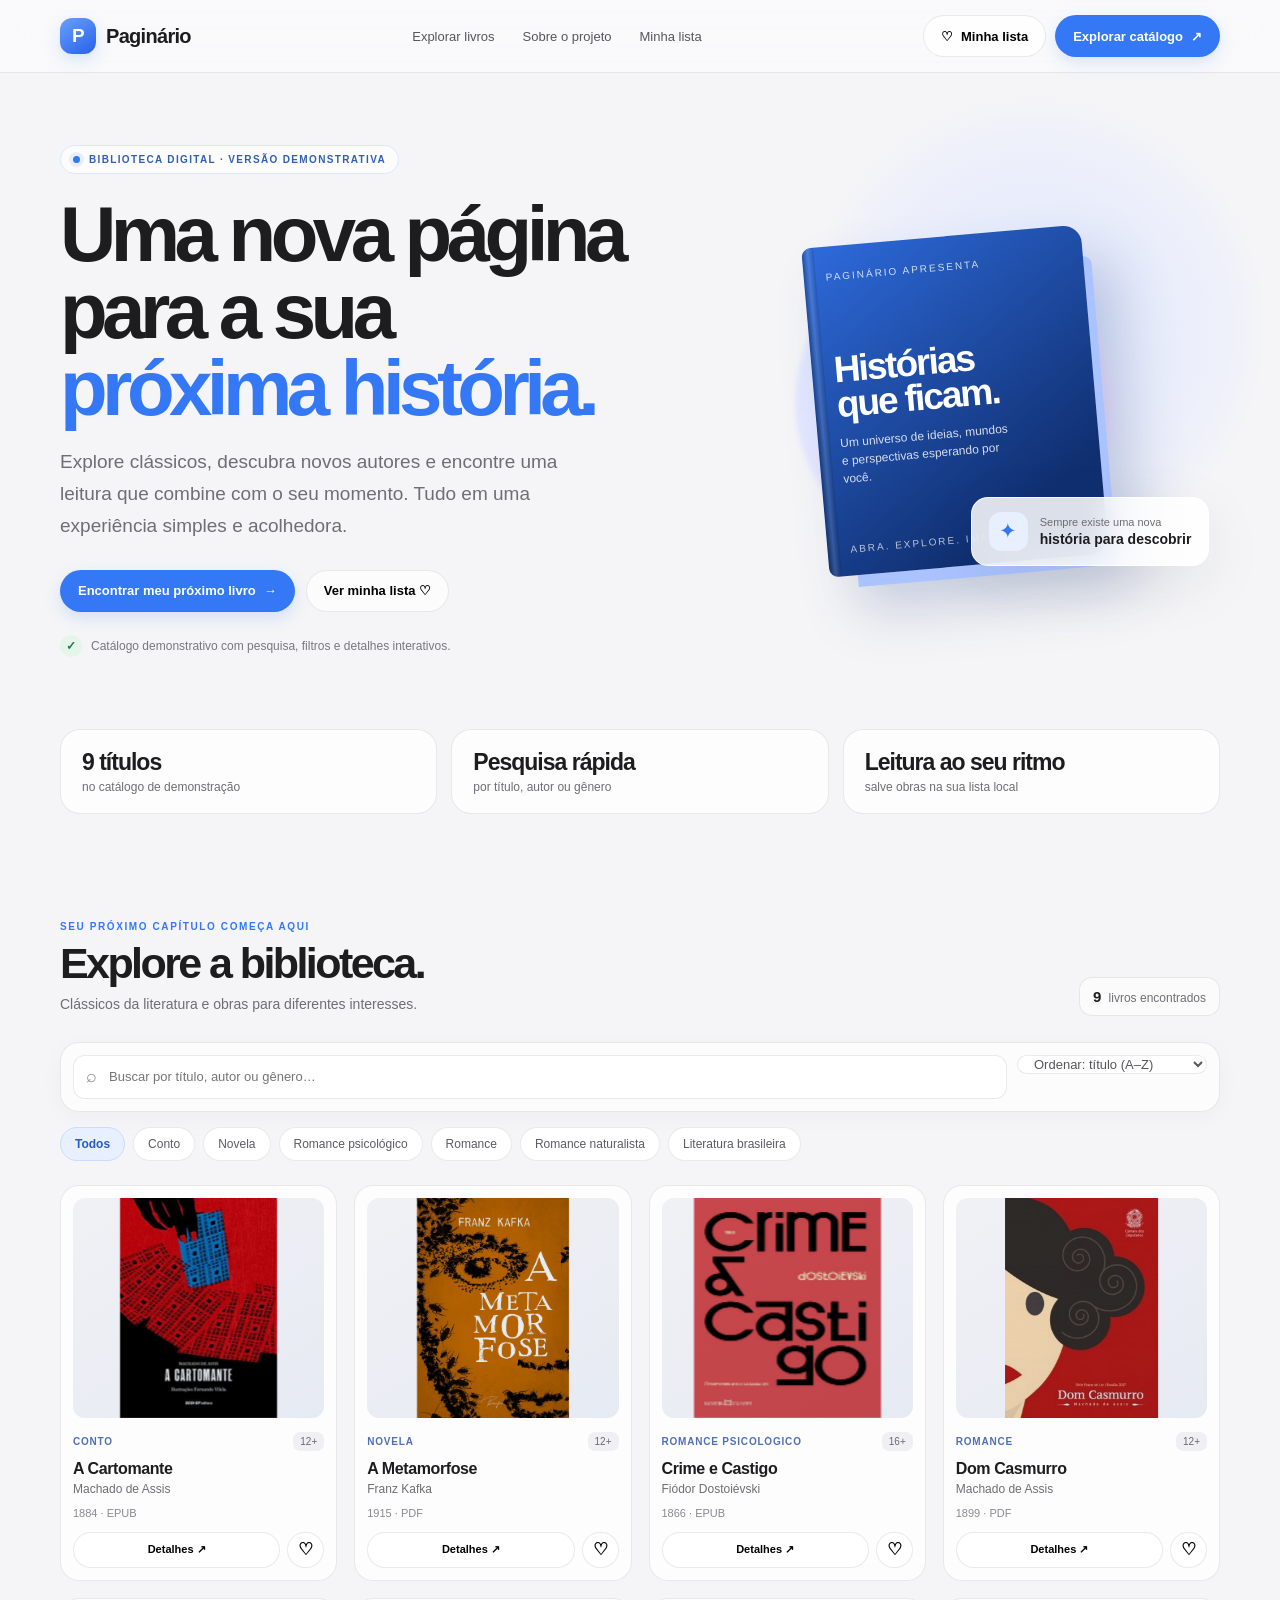
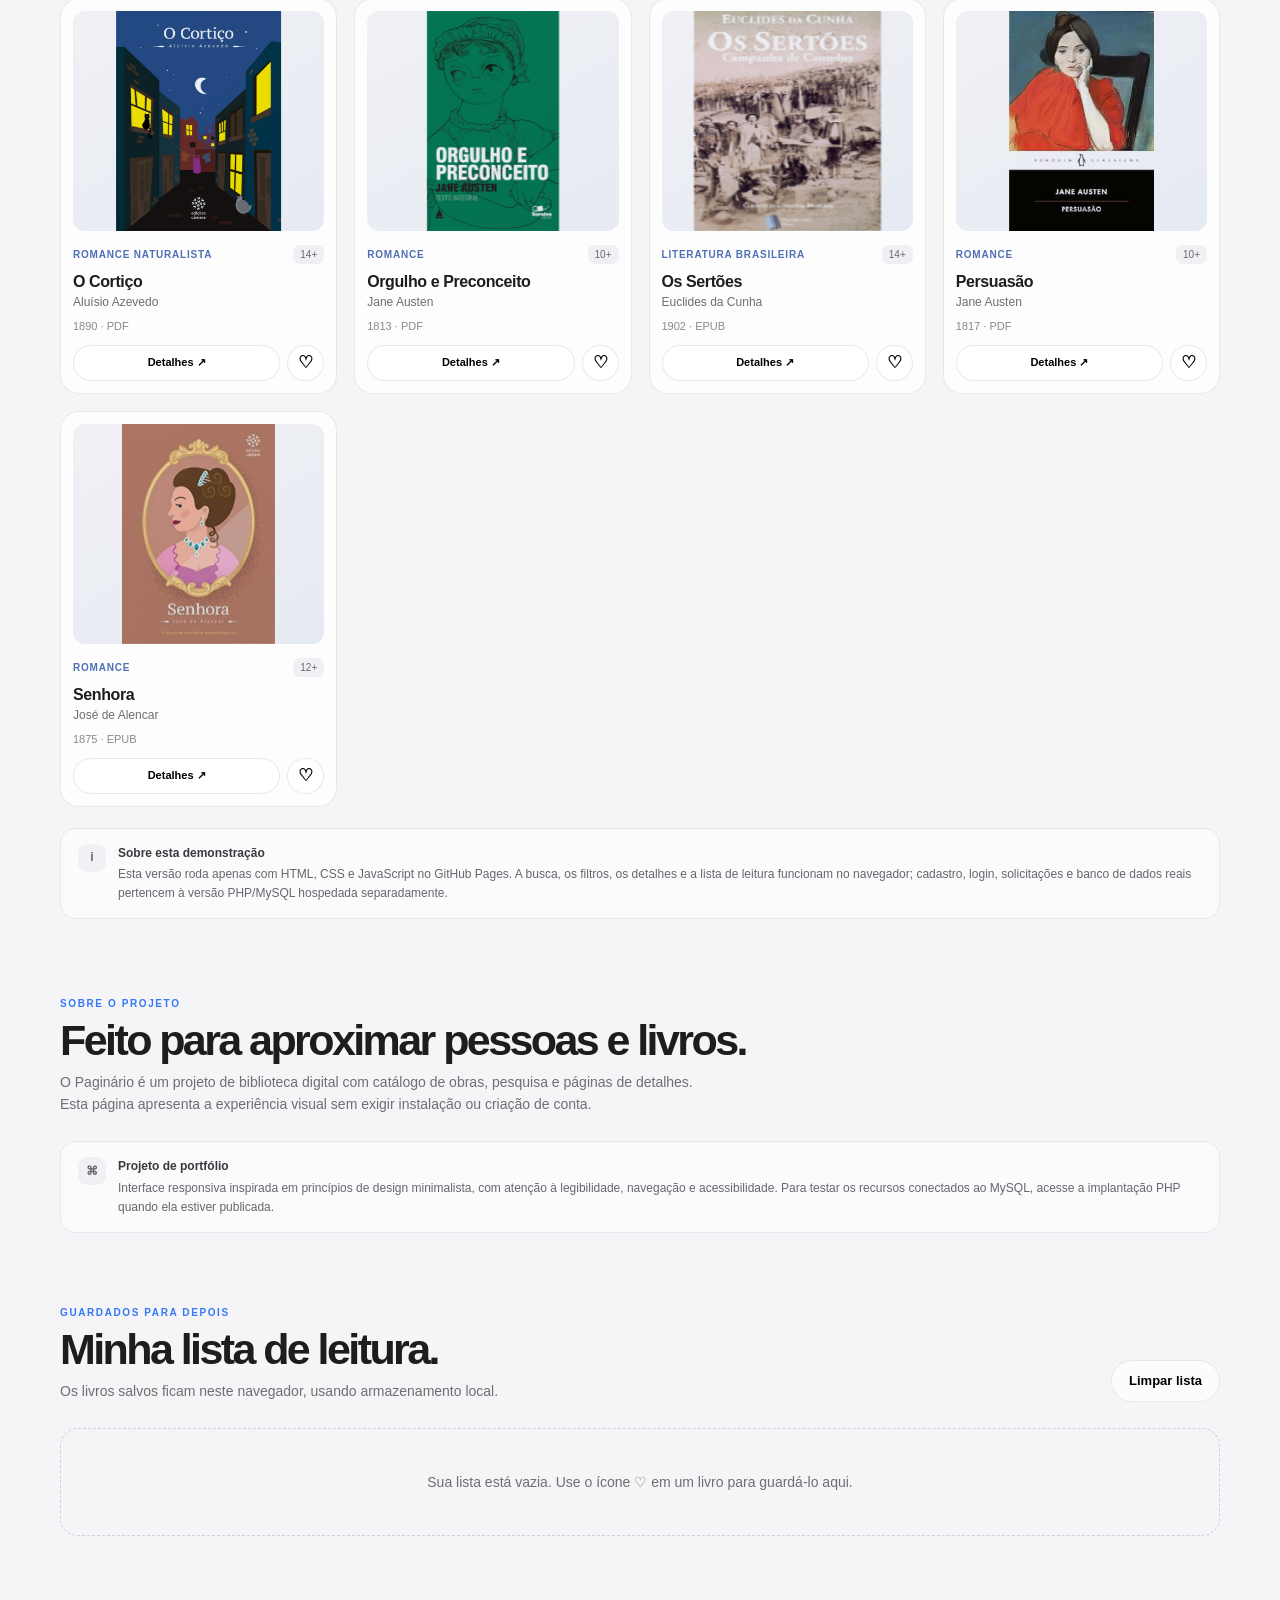
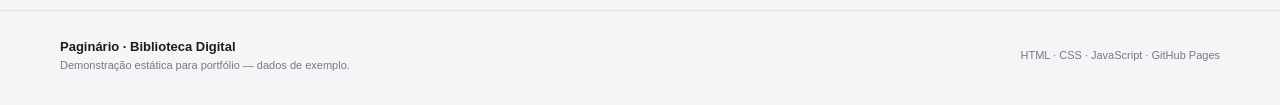
<file: paginario/docs/index.html>
<!doctype html>
<html lang="pt-BR">
<head>
  <meta charset="utf-8">
  <meta name="viewport" content="width=device-width, initial-scale=1">
  <meta name="theme-color" content="#f5f5f7">
  <meta name="description" content="Paginário — uma biblioteca digital para descobrir sua próxima leitura.">
  <title>Paginário — biblioteca digital</title>
  <link rel="icon" href="data:image/svg+xml,%3Csvg xmlns='http://www.w3.org/2000/svg' viewBox='0 0 64 64'%3E%3Crect width='64' height='64' rx='18' fill='%233478f6'/%3E%3Cpath d='M17 17h13c6 0 9 3 9 8v23c0-5-4-8-10-8H17zM47 17H34c-6 0-9 3-9 8v23c0-5 4-8 10-8h12z' fill='none' stroke='white' stroke-width='3' stroke-linejoin='round'/%3E%3C/svg%3E">
  <style>
    :root{--blue:#3478f6;--blue-dark:#245ed6;--ink:#1d1d1f;--muted:#6e6e73;--line:rgba(29,29,31,.09);--surface:rgba(255,255,255,.78);--canvas:#f5f5f7;--shadow:0 18px 60px rgba(25,35,65,.08)}
    *{box-sizing:border-box}html{scroll-behavior:smooth;scroll-padding-top:90px}body{margin:0;background:var(--canvas);color:var(--ink);font-family:-apple-system,BlinkMacSystemFont,"Segoe UI",Inter,Roboto,Helvetica,Arial,sans-serif;-webkit-font-smoothing:antialiased}a{color:inherit}button,input,select{font:inherit}button{cursor:pointer}.shell{width:min(1160px,calc(100% - 40px));margin:auto}.topbar{position:sticky;top:0;z-index:20;border-bottom:1px solid var(--line);background:rgba(250,250,252,.82);backdrop-filter:blur(22px);-webkit-backdrop-filter:blur(22px)}.nav{height:72px;display:flex;align-items:center;justify-content:space-between;gap:24px}.brand{display:inline-flex;gap:10px;align-items:center;font-size:20px;font-weight:780;letter-spacing:-.7px;text-decoration:none;white-space:nowrap}.brand-mark{width:36px;height:36px;display:grid;place-items:center;border-radius:12px;background:linear-gradient(145deg,#68a0ff,#2861e8);box-shadow:0 6px 16px #3478f630;color:white;font-size:19px}.navlinks{display:flex;align-items:center;gap:28px;color:#55555c;font-size:13px}.navlinks a{text-decoration:none}.navlinks a:hover{color:var(--blue)}.nav-actions{display:flex;align-items:center;gap:9px}.btn{display:inline-flex;align-items:center;justify-content:center;gap:8px;min-height:42px;border:1px solid transparent;border-radius:999px;padding:0 17px;font-size:13px;font-weight:680;text-decoration:none;transition:transform .18s,background .18s,box-shadow .18s}.btn:hover{transform:translateY(-1px)}.primary{background:var(--blue);color:white;box-shadow:0 6px 16px #3478f62c}.primary:hover{background:var(--blue-dark)}.secondary{background:rgba(255,255,255,.72);border-color:var(--line)}.secondary:hover{background:#fff}.quiet{background:transparent;color:var(--muted);border-color:var(--line)}.hero{position:relative;display:grid;grid-template-columns:1.05fr .95fr;align-items:center;gap:44px;padding:72px 0 72px;min-height:530px}.hero:after{content:"";position:absolute;z-index:-1;right:-50px;top:20px;width:470px;height:470px;border-radius:50%;background:radial-gradient(circle,#dfe7ff 0,rgba(226,232,255,.35) 58%,transparent 70%)}.eyebrow{display:inline-flex;align-items:center;gap:9px;padding:8px 12px;border:1px solid #dce5ff;border-radius:999px;background:#ffffffb8;color:#315eb5;font-size:10px;font-weight:800;letter-spacing:1.35px;text-transform:uppercase}.dot{width:7px;height:7px;border-radius:50%;background:var(--blue);box-shadow:0 0 0 4px #e6eeff}.hero h1{max-width:620px;margin:22px 0 18px;font-size:clamp(44px,6.4vw,78px);line-height:.99;letter-spacing:-.071em;font-weight:790}.hero h1 span{color:var(--blue)}.lead{max-width:500px;margin:0;color:var(--muted);font-size:clamp(16px,1.8vw,19px);line-height:1.7}.hero-actions{display:flex;flex-wrap:wrap;gap:11px;margin-top:27px}.microcopy{display:flex;align-items:center;gap:9px;margin-top:23px;color:#77777e;font-size:12px}.check{width:22px;height:22px;display:grid;place-items:center;border-radius:50%;background:#e4f5e9;color:#237848;font-weight:800}.showcase{position:relative;min-height:380px;display:flex;align-items:center;justify-content:center}.glow{position:absolute;width:320px;height:320px;border-radius:50%;background:linear-gradient(135deg,#dee8ff,#f2e5ff);filter:blur(2px)}.book-poster{position:relative;width:clamp(215px,25vw,280px);min-height:330px;padding:25px 22px 22px;border-radius:9px 18px 18px 9px;color:#fff;background:linear-gradient(145deg,#2e6bdc,#102f70 80%);box-shadow:18px 22px 0 -10px #aac3ff,28px 35px 55px #304b8b40;transform:rotate(-5deg);overflow:hidden}.book-poster:before{content:"";position:absolute;inset:0 auto 0 0;width:12px;background:linear-gradient(90deg,#0004,#fff2,#0002)}.poster-kicker{font-size:10px;letter-spacing:2px;text-transform:uppercase;opacity:.8}.poster-title{position:relative;margin:70px 0 12px;font-size:37px;font-weight:800;line-height:.95;letter-spacing:-2px}.poster-subtitle{font-size:12px;line-height:1.5;max-width:170px;opacity:.82}.poster-bottom{position:absolute;bottom:21px;left:23px;font-size:10px;letter-spacing:2px;text-transform:uppercase;opacity:.7}.floating-note{position:absolute;right:2%;bottom:25px;display:flex;align-items:center;gap:12px;padding:14px 17px;border:1px solid #ffffffc9;border-radius:17px;background:#ffffffd9;box-shadow:var(--shadow);backdrop-filter:blur(15px)}.note-icon{width:39px;height:39px;display:grid;place-items:center;border-radius:12px;background:#e8efff;color:var(--blue);font-size:21px}.note-label{font-size:11px;color:var(--muted)}.note-value{margin-top:3px;font-size:14px;font-weight:750}.stats{display:grid;grid-template-columns:repeat(3,1fr);gap:14px;padding-bottom:62px}.stat{padding:19px 21px;border:1px solid var(--line);border-radius:20px;background:var(--surface)}.stat strong{display:block;font-size:23px;letter-spacing:-1px}.stat span{display:block;margin-top:4px;color:var(--muted);font-size:12px}.section{padding:45px 0 74px}.section-head{display:flex;align-items:flex-end;justify-content:space-between;gap:22px;margin-bottom:26px}.section-kicker{color:var(--blue);font-size:10px;font-weight:800;letter-spacing:1.6px;text-transform:uppercase}.section h2{margin:9px 0 7px;font-size:clamp(30px,4vw,43px);line-height:1.06;letter-spacing:-.06em}.section-desc{margin:0;color:var(--muted);font-size:14px;line-height:1.6}.result-count{flex-shrink:0;padding:10px 13px;border:1px solid var(--line);border-radius:13px;background:#ffffff9c;color:var(--muted);font-size:12px}.result-count strong{color:var(--ink);font-size:15px;margin-right:4px}.controls{display:grid;grid-template-columns:minmax(180px,1fr) 190px;gap:10px;padding:12px;margin-bottom:15px;border:1px solid var(--line);border-radius:19px;background:#ffffffb8;box-shadow:0 5px 24px #141c2a08}.search-wrap{display:flex;align-items:center;gap:10px;padding:0 12px;border:1px solid var(--line);border-radius:12px;background:#fff}.search-wrap span{font-size:18px;color:#888}.search-wrap input{width:100%;height:42px;border:0;outline:0;background:transparent;font-size:13px}.controls select{width:100%;padding:0 12px;border:1px solid var(--line);border-radius:12px;background:#fff;color:#55555c;font-size:13px;outline:0}.chips{display:flex;flex-wrap:wrap;gap:8px;margin:0 0 24px}.chip{border:1px solid var(--line);border-radius:999px;background:#fff;padding:9px 14px;color:#5b5b63;font-size:12px;transition:all .15s}.chip:hover{border-color:#b4c9ff}.chip.active{background:#e8efff;border-color:#cbdcff;color:#285bc4;font-weight:750}.grid{display:grid;grid-template-columns:repeat(4,minmax(0,1fr));gap:17px}.book-card{min-width:0;padding:12px;border:1px solid var(--line);border-radius:19px;background:var(--surface);transition:transform .2s,box-shadow .2s,border-color .2s}.book-card:hover{transform:translateY(-4px);border-color:#dce4f9;box-shadow:var(--shadow)}.cover-wrap{height:220px;display:flex;align-items:center;justify-content:center;overflow:hidden;border-radius:12px;background:linear-gradient(150deg,#f0f1f5,#e6eaf2)}.cover-wrap img{display:block;width:100%;height:100%;object-fit:contain;mix-blend-mode:multiply}.book-meta{display:flex;align-items:center;justify-content:space-between;gap:7px;margin-top:14px}.genre{overflow:hidden;text-overflow:ellipsis;white-space:nowrap;color:#5070b5;font-size:10px;font-weight:760;letter-spacing:.8px;text-transform:uppercase}.age{flex-shrink:0;padding:4px 7px;border-radius:7px;background:#f0f0f4;color:#686872;font-size:10px}.book-title{margin:8px 0 3px;font-size:16px;line-height:1.25;letter-spacing:-.4px}.book-author{min-height:17px;color:var(--muted);font-size:12px}.book-year{margin-top:8px;color:#888891;font-size:11px}.card-actions{display:flex;gap:7px;margin-top:13px}.card-actions .btn{flex:1;min-height:36px;padding:0 9px;font-size:11px}.save-btn{width:37px;flex:0 0 37px!important;padding:0!important;font-size:17px!important}.save-btn.saved{color:var(--blue);background:#e8efff;border-color:#cbdcff}.empty{grid-column:1/-1;padding:45px 15px;text-align:center;border:1px dashed #cfd1da;border-radius:18px;color:var(--muted);font-size:14px}.demo-banner{display:flex;align-items:flex-start;gap:12px;margin-top:21px;padding:15px 17px;border:1px solid #e5e7ed;border-radius:15px;background:#ffffffa6;color:#666670;font-size:12px;line-height:1.6}.demo-banner strong{display:block;margin-bottom:2px;color:#393940;font-size:12px}.demo-icon{width:28px;height:28px;flex-shrink:0;display:grid;place-items:center;border-radius:9px;background:#f0f1f5;font-weight:800}.footer{border-top:1px solid var(--line);padding:28px 0 34px;color:#787880;font-size:11px}.footer-inner{display:flex;align-items:center;justify-content:space-between;gap:18px}.footer-brand{color:var(--ink);font-weight:760;font-size:13px}.modal{position:fixed;inset:0;z-index:50;display:none;place-items:center;padding:20px;background:#10121b6b;backdrop-filter:blur(7px)}.modal.open{display:grid}.modal-card{position:relative;width:min(620px,100%);max-height:min(84vh,760px);overflow:auto;padding:25px;border:1px solid #ffffffa8;border-radius:24px;background:#fbfbfd;box-shadow:0 30px 100px #0003}.modal-close{position:absolute;top:15px;right:15px;width:34px;height:34px;border:1px solid var(--line);border-radius:50%;background:#fff;color:#5d5d65;font-size:20px}.modal-book{display:grid;grid-template-columns:160px minmax(0,1fr);gap:24px;align-items:start}.modal-cover{width:100%;max-height:230px;object-fit:contain;border-radius:12px;background:#eceef4;mix-blend-mode:multiply}.modal-book h3{margin:12px 40px 5px 0;font-size:27px;line-height:1.08;letter-spacing:-1px}.modal-author{color:var(--muted);font-size:13px}.modal-description{margin-top:18px;color:#54545c;font-size:13px;line-height:1.75}.modal-pills{display:flex;flex-wrap:wrap;gap:7px;margin-top:15px}.modal-pills span{padding:7px 10px;border:1px solid var(--line);border-radius:999px;background:white;color:#5c5c65;font-size:10px}.toast{position:fixed;bottom:22px;left:50%;z-index:70;max-width:calc(100% - 32px);transform:translate(-50%,20px);opacity:0;pointer-events:none;padding:12px 16px;border-radius:999px;background:#22232a;color:white;box-shadow:var(--shadow);font-size:12px;transition:all .22s}.toast.show{transform:translate(-50%,0);opacity:1}.reveal{animation:rise .65s both}@keyframes rise{from{opacity:0;transform:translateY(12px)}to{opacity:1;transform:translateY(0)}}
    @media(max-width:900px){.hero{gap:20px;padding-top:55px}.grid{grid-template-columns:repeat(3,minmax(0,1fr))}.cover-wrap{height:205px}.navlinks{gap:16px}}
    @media(max-width:680px){.shell{width:min(100% - 30px,560px)}.nav{height:64px}.brand{font-size:18px}.navlinks{display:none}.nav-actions .secondary{display:none}.hero{grid-template-columns:1fr;padding:48px 0 26px;gap:8px}.hero h1{font-size:clamp(46px,14vw,68px)}.showcase{min-height:320px}.glow{width:260px;height:260px}.book-poster{width:220px;min-height:285px}.poster-title{margin-top:48px;font-size:33px}.floating-note{right:0;bottom:12px}.stats{gap:8px;padding-bottom:28px}.stat{padding:14px 12px;border-radius:15px}.stat strong{font-size:19px}.stat span{font-size:10px;line-height:1.4}.section{padding:38px 0 50px}.section-head{align-items:flex-start;flex-direction:column;margin-bottom:20px}.controls{grid-template-columns:1fr}.controls select{height:42px}.grid{grid-template-columns:repeat(2,minmax(0,1fr));gap:10px}.book-card{padding:9px;border-radius:16px}.cover-wrap{height:185px}.book-title{font-size:14px}.book-author{font-size:11px}.card-actions .btn{padding:0 7px;font-size:10px}.result-count{align-self:flex-start}.footer-inner{align-items:flex-start;flex-direction:column}.modal-card{padding:19px}.modal-book{grid-template-columns:100px minmax(0,1fr);gap:15px}.modal-book h3{font-size:22px}.modal-description{grid-column:1/-1;margin-top:2px}}
    @media(prefers-reduced-motion:reduce){*,*:before,*:after{scroll-behavior:auto!important;animation:none!important;transition:none!important}}
  </style>
</head>
<body>
  <header class="topbar">
    <div class="shell nav">
      <a class="brand" href="#inicio" aria-label="Paginário, início"><span class="brand-mark">P</span><span>Paginário</span></a>
      <nav class="navlinks" aria-label="Navegação principal"><a href="#catalogo">Explorar livros</a><a href="#sobre">Sobre o projeto</a><a href="#favoritos">Minha lista</a></nav>
      <div class="nav-actions"><button class="btn secondary" id="showSaved">♡ <span>Minha lista</span></button><a class="btn primary" href="#catalogo">Explorar catálogo <span aria-hidden="true">↗</span></a></div>
    </div>
  </header>

  <main id="inicio">
    <section class="shell hero">
      <div class="reveal">
        <div class="eyebrow"><span class="dot"></span> Biblioteca digital · versão demonstrativa</div>
        <h1>Uma nova página para a sua <span>próxima história.</span></h1>
        <p class="lead">Explore clássicos, descubra novos autores e encontre uma leitura que combine com o seu momento. Tudo em uma experiência simples e acolhedora.</p>
        <div class="hero-actions"><a class="btn primary" href="#catalogo">Encontrar meu próximo livro <span aria-hidden="true">→</span></a><button class="btn secondary" id="heroSaved">Ver minha lista ♡</button></div>
        <div class="microcopy"><span class="check">✓</span> Catálogo demonstrativo com pesquisa, filtros e detalhes interativos.</div>
      </div>
      <div class="showcase" aria-label="Ilustração de um livro">
        <div class="glow"></div>
        <div class="book-poster"><div class="poster-kicker">Paginário apresenta</div><div class="poster-title">Histórias<br>que ficam.</div><div class="poster-subtitle">Um universo de ideias, mundos e perspectivas esperando por você.</div><div class="poster-bottom">Abra. Explore. Imagine.</div></div>
        <div class="floating-note"><div class="note-icon">✦</div><div><div class="note-label">Sempre existe uma nova</div><div class="note-value">história para descobrir</div></div></div>
      </div>
    </section>

    <section class="shell stats" aria-label="Resumo do catálogo">
      <div class="stat"><strong id="statBooks">9 títulos</strong><span>no catálogo de demonstração</span></div>
      <div class="stat"><strong>Pesquisa rápida</strong><span>por título, autor ou gênero</span></div>
      <div class="stat"><strong>Leitura ao seu ritmo</strong><span>salve obras na sua lista local</span></div>
    </section>

    <section class="shell section" id="catalogo">
      <div class="section-head"><div><div class="section-kicker">Seu próximo capítulo começa aqui</div><h2>Explore a biblioteca.</h2><p class="section-desc">Clássicos da literatura e obras para diferentes interesses.</p></div><div class="result-count"><strong id="resultNumber">9</strong> livros encontrados</div></div>
      <div class="controls"><label class="search-wrap"><span aria-hidden="true">⌕</span><input type="search" id="search" placeholder="Buscar por título, autor ou gênero…" aria-label="Buscar livros"></label><label><select id="sort" aria-label="Ordenar livros"><option value="title">Ordenar: título (A–Z)</option><option value="author">Ordenar: autor (A–Z)</option><option value="year-desc">Ordenar: mais recentes</option><option value="year-asc">Ordenar: mais antigos</option></select></label></div>
      <div class="chips" id="chips" aria-label="Filtrar por gênero"></div>
      <div class="grid" id="bookGrid" aria-live="polite"></div>
      <div class="demo-banner"><span class="demo-icon">i</span><div><strong>Sobre esta demonstração</strong>Esta versão roda apenas com HTML, CSS e JavaScript no GitHub Pages. A busca, os filtros, os detalhes e a lista de leitura funcionam no navegador; cadastro, login, solicitações e banco de dados reais pertencem à versão PHP/MySQL hospedada separadamente.</div></div>
    </section>

    <section class="shell section" id="sobre" style="padding-top:5px">
      <div class="section-head"><div><div class="section-kicker">Sobre o projeto</div><h2>Feito para aproximar pessoas e livros.</h2><p class="section-desc" style="max-width:650px">O Paginário é um projeto de biblioteca digital com catálogo de obras, pesquisa e páginas de detalhes. Esta página apresenta a experiência visual sem exigir instalação ou criação de conta.</p></div></div>
      <div class="demo-banner"><span class="demo-icon">⌘</span><div><strong>Projeto de portfólio</strong>Interface responsiva inspirada em princípios de design minimalista, com atenção à legibilidade, navegação e acessibilidade. Para testar os recursos conectados ao MySQL, acesse a implantação PHP quando ela estiver publicada.</div></div>
    </section>

    <section class="shell section" id="favoritos" style="padding-top:0">
      <div class="section-head"><div><div class="section-kicker">Guardados para depois</div><h2>Minha lista de leitura.</h2><p class="section-desc">Os livros salvos ficam neste navegador, usando armazenamento local.</p></div><button class="btn secondary" id="clearSaved">Limpar lista</button></div>
      <div class="grid" id="savedGrid"></div>
    </section>
  </main>

  <footer class="footer"><div class="shell footer-inner"><div><div class="footer-brand">Paginário · Biblioteca Digital</div><div style="margin-top:5px">Demonstração estática para portfólio — dados de exemplo.</div></div><div>HTML · CSS · JavaScript · GitHub Pages</div></div></footer>

  <div class="modal" id="bookModal" role="dialog" aria-modal="true" aria-labelledby="modalTitle"><div class="modal-card"><button class="modal-close" id="closeModal" aria-label="Fechar detalhes">×</button><div id="modalContent"></div></div></div>
  <div class="toast" id="toast" role="status" aria-live="polite"></div>

  <script>
    const books = [
      {id:1,title:'A Cartomante',author:'Machado de Assis',year:1884,genre:'Conto',age:12,format:'EPUB',cover:'assets/capas/a-cartomante.jpg',synopsis:'Um triângulo amoroso e uma consulta a uma cartomante conduzem este conto marcado pela ironia, pelo suspense e pela tensão psicológica.'},
      {id:2,title:'A Metamorfose',author:'Franz Kafka',year:1915,genre:'Novela',age:12,format:'PDF',cover:'assets/capas/a-metamorfose.jpg',synopsis:'Gregor Samsa acorda transformado em um inseto e passa a enfrentar o isolamento, a identidade e as mudanças nas relações familiares.'},
      {id:3,title:'Crime e Castigo',author:'Fiódor Dostoiévski',year:1866,genre:'Romance psicológico',age:16,format:'EPUB',cover:'assets/capas/crime-e-castigo.png',synopsis:'Após cometer um crime, Raskólnikov confronta a culpa, a moral e as consequências de suas próprias ideias.'},
      {id:4,title:'Dom Casmurro',author:'Machado de Assis',year:1899,genre:'Romance',age:12,format:'PDF',cover:'assets/capas/dom-casmurro.jpg',synopsis:'Bentinho narra sua relação com Capitu em uma história célebre pela memória subjetiva e pela dúvida que atravessa o romance.'},
      {id:5,title:'O Cortiço',author:'Aluísio Azevedo',year:1890,genre:'Romance naturalista',age:14,format:'PDF',cover:'assets/capas/o-cortico.jpg',synopsis:'Em um cortiço do Rio de Janeiro, diferentes personagens revelam tensões sociais, desigualdades e relações de poder.'},
      {id:6,title:'Orgulho e Preconceito',author:'Jane Austen',year:1813,genre:'Romance',age:10,format:'PDF',cover:'assets/capas/orgulho-e-preconceito.jpg',synopsis:'Elizabeth Bennet e Fitzwilliam Darcy desafiam primeiras impressões e convenções sociais em uma história de afeto e amadurecimento.'},
      {id:7,title:'Os Sertões',author:'Euclides da Cunha',year:1902,genre:'Literatura brasileira',age:14,format:'EPUB',cover:'assets/capas/os-sertoes.png',synopsis:'A obra combina relato histórico, análise social e descrição da paisagem para abordar a Guerra de Canudos e o sertão brasileiro.'},
      {id:8,title:'Persuasão',author:'Jane Austen',year:1817,genre:'Romance',age:10,format:'PDF',cover:'assets/capas/persuasao.jpg',synopsis:'Anne Elliot reencontra um antigo amor e precisa lidar com o tempo, as escolhas passadas e as expectativas da sociedade.'},
      {id:9,title:'Senhora',author:'José de Alencar',year:1875,genre:'Romance',age:12,format:'EPUB',cover:'assets/capas/senhora.jpg',synopsis:'Aurélia Camargo desafia as convenções do casamento e da posição social em um romance sobre dinheiro, orgulho e sentimentos.'}
    ];
    const $ = (sel) => document.querySelector(sel);
    const normalize = s => String(s).normalize('NFD').replace(/[\u0300-\u036f]/g,'').toLowerCase();
    let activeGenre = 'Todos';
    let saved = new Set(JSON.parse(localStorage.getItem('paginario-saved') || '[]'));
    function escapeHtml(s){return String(s).replace(/[&<>"']/g,c=>({'&':'&amp;','<':'&lt;','>':'&gt;','"':'&quot;',"'":'&#39;'}[c]));}
    function persistSaved(){localStorage.setItem('paginario-saved',JSON.stringify([...saved]));}
    function bookCard(b){const isSaved=saved.has(b.id);return `<article class="book-card"><div class="cover-wrap"><img loading="lazy" src="${b.cover}" alt="Capa de ${escapeHtml(b.title)}" onerror="this.style.display='none'"></div><div class="book-meta"><span class="genre">${escapeHtml(b.genre)}</span><span class="age">${b.age}+</span></div><h3 class="book-title">${escapeHtml(b.title)}</h3><div class="book-author">${escapeHtml(b.author)}</div><div class="book-year">${b.year} · ${b.format}</div><div class="card-actions"><button class="btn secondary" data-detail="${b.id}">Detalhes ↗</button><button class="btn secondary save-btn ${isSaved?'saved':''}" data-save="${b.id}" aria-label="${isSaved?'Remover da':'Adicionar à'} lista de leitura" title="${isSaved?'Remover da':'Adicionar à'} lista">${isSaved?'♥':'♡'}</button></div></article>`;}
    function renderChips(){const genres=['Todos',...new Set(books.map(b=>b.genre))];$('#chips').innerHTML=genres.map(g=>`<button class="chip ${activeGenre===g?'active':''}" data-genre="${escapeHtml(g)}">${escapeHtml(g)}</button>`).join('');}
    function filteredBooks(){const term=normalize($('#search').value.trim());let list=books.filter(b=>(activeGenre==='Todos'||b.genre===activeGenre)&&(!term||normalize(`${b.title} ${b.author} ${b.genre} ${b.year}`).includes(term)));const sort=$('#sort').value;list.sort((a,b)=>sort==='author'?a.author.localeCompare(b.author,'pt-BR')||a.title.localeCompare(b.title,'pt-BR'):sort==='year-desc'?b.year-a.year:sort==='year-asc'?a.year-b.year:a.title.localeCompare(b.title,'pt-BR'));return list;}
    function renderBooks(){const list=filteredBooks();$('#bookGrid').innerHTML=list.length?list.map(bookCard).join(''):'<div class="empty">Nenhum livro encontrado. Tente outra busca ou selecione outro gênero.</div>';$('#resultNumber').textContent=list.length;}
    function renderSaved(){const list=books.filter(b=>saved.has(b.id));$('#savedGrid').innerHTML=list.length?list.map(bookCard).join(''):'<div class="empty">Sua lista está vazia. Use o ícone ♡ em um livro para guardá-lo aqui.</div>';}
    function showToast(msg){const t=$('#toast');t.textContent=msg;t.classList.add('show');clearTimeout(showToast.timer);showToast.timer=setTimeout(()=>t.classList.remove('show'),2300);}
    function toggleSaved(id){const b=books.find(x=>x.id===id);if(saved.has(id)){saved.delete(id);showToast(`“${b.title}” removido da lista.`);}else{saved.add(id);showToast(`“${b.title}” salvo na sua lista.`);}persistSaved();renderBooks();renderSaved();}
    function openDetails(id){const b=books.find(x=>x.id===id);if(!b)return;$('#modalContent').innerHTML=`<div class="modal-book"><img class="modal-cover" src="${b.cover}" alt="Capa de ${escapeHtml(b.title)}"><div><div class="section-kicker">Detalhes da obra</div><h3 id="modalTitle">${escapeHtml(b.title)}</h3><div class="modal-author">${escapeHtml(b.author)} · ${b.year}</div><div class="modal-pills"><span>${escapeHtml(b.genre)}</span><span>${b.age}+ anos</span><span>${b.format}</span></div></div><div class="modal-description">${escapeHtml(b.synopsis)}<p><strong>Observação:</strong> nesta versão de demonstração, o arquivo do livro e as operações de usuário não estão conectados a um servidor.</p><button class="btn primary" data-save="${b.id}">${saved.has(b.id)?'♥ Remover da minha lista':'♡ Salvar na minha lista'}</button></div></div>`;$('#bookModal').classList.add('open');document.body.style.overflow='hidden';}
    function closeDetails(){$('#bookModal').classList.remove('open');document.body.style.overflow='';}
    $('#search').addEventListener('input',renderBooks);$('#sort').addEventListener('change',renderBooks);
    document.addEventListener('click',e=>{const genre=e.target.closest('[data-genre]');if(genre){activeGenre=genre.dataset.genre;renderChips();renderBooks();return;}const detail=e.target.closest('[data-detail]');if(detail){openDetails(Number(detail.dataset.detail));return;}const save=e.target.closest('[data-save]');if(save){toggleSaved(Number(save.dataset.save));if($('#bookModal').classList.contains('open'))openDetails(Number(save.dataset.save));return;}});
    $('#showSaved').addEventListener('click',()=>$('#favoritos').scrollIntoView({behavior:'smooth'}));$('#heroSaved').addEventListener('click',()=>$('#favoritos').scrollIntoView({behavior:'smooth'}));$('#clearSaved').addEventListener('click',()=>{saved.clear();persistSaved();renderBooks();renderSaved();showToast('Sua lista foi limpa neste navegador.');});$('#closeModal').addEventListener('click',closeDetails);$('#bookModal').addEventListener('click',e=>{if(e.target===$('#bookModal'))closeDetails();});document.addEventListener('keydown',e=>{if(e.key==='Escape')closeDetails();});
    $('#statBooks').textContent=`${books.length} títulos`;renderChips();renderBooks();renderSaved();
  </script>
</body>
</html>
</file>
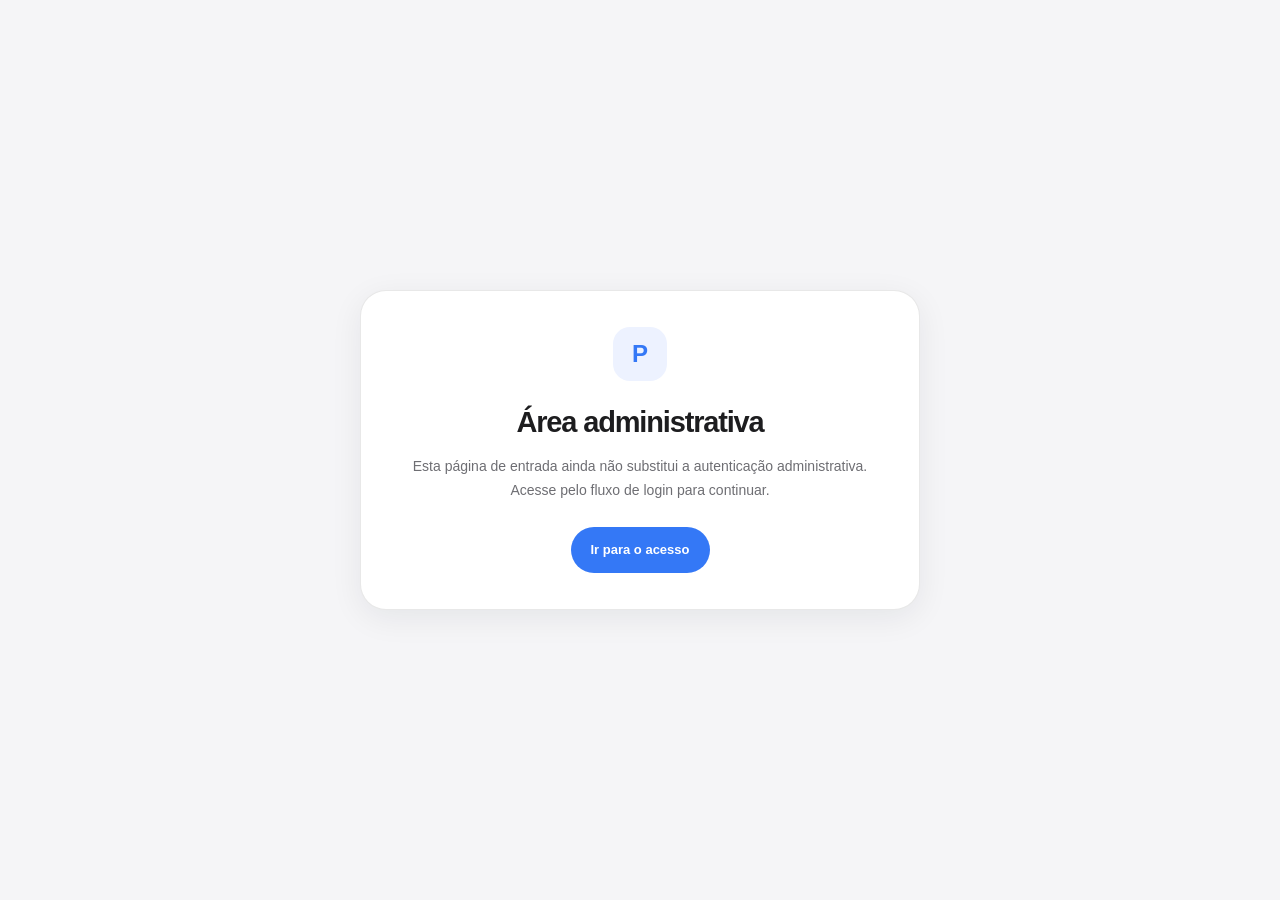
<file: paginario/admin.html>
<!doctype html>
<html lang="pt-BR">
<head>
  <meta charset="utf-8">
  <meta name="viewport" content="width=device-width, initial-scale=1">
  <title>Área administrativa — Paginário</title>
  <link rel="stylesheet" href="assets/css/theme.css">
  <style>
    body{display:grid;place-items:center;padding:24px}.admin-notice{width:min(560px,100%);padding:36px;border:1px solid var(--color-line);border-radius:26px;background:#fff;box-shadow:var(--shadow-soft);text-align:center}.admin-mark{display:grid;place-items:center;width:54px;height:54px;margin:0 auto 20px;border-radius:17px;background:#edf2ff;color:#3478f6;font-weight:800;font-size:24px}.admin-notice h1{margin:0 0 10px;font-size:29px;letter-spacing:-.04em}.admin-notice p{margin:0 0 24px;color:var(--color-muted);line-height:1.7;font-size:14px}.admin-notice a{display:inline-flex;align-items:center;justify-content:center;min-height:46px;padding:0 20px;border-radius:999px;background:var(--color-accent);color:#fff;text-decoration:none;font-size:13px;font-weight:700}
  </style>
</head>
<body><main class="admin-notice"><div class="admin-mark">P</div><h1>Área administrativa</h1><p>Esta página de entrada ainda não substitui a autenticação administrativa. Acesse pelo fluxo de login para continuar.</p><a href="entrar.php">Ir para o acesso</a></main></body>
</html>
</file>
<file: paginario/assets/css/theme.css>
/* Paginário — design system inspirado em interfaces nativas, com foco em clareza. */
:root {
  color-scheme: light;
  --color-bg: #f5f5f7;
  --color-surface: rgba(255,255,255,.88);
  --color-paper: #fff;
  --color-text: #1d1d1f;
  --color-muted: #6e6e73;
  --color-line: rgba(29,29,31,.10);
  --color-accent: #3478f6;
  --color-accent-hover: #2367df;
  --color-accent-soft: #eaf1ff;
  --color-ink: #202124;
  --radius-sm: 12px;
  --radius-md: 18px;
  --radius-lg: 28px;
  --shadow-soft: 0 8px 32px rgba(20, 28, 45, .07);
  --shadow-card: 0 18px 48px rgba(20, 28, 45, .10);
  --content-width: 1180px;
}

*, *::before, *::after { box-sizing: border-box; }
html { scroll-behavior: smooth; scroll-padding-top: 90px; }
body {
  font-family: -apple-system, BlinkMacSystemFont, "SF Pro Display", "Segoe UI", sans-serif !important;
  color: var(--color-text) !important;
  background: var(--color-bg) !important;
  line-height: 1.5;
  min-height: 100vh;
  margin: 0;
  -webkit-font-smoothing: antialiased;
}
body:has(.background) { background: #f5f5f7 !important; }
a { color: var(--color-accent); transition: color .18s ease, opacity .18s ease; }
a:hover { color: var(--color-accent-hover); }
button, input, select, textarea { font: inherit; }
button, .button, .botao, .btn { transition: transform .18s ease, background .18s ease, box-shadow .18s ease; }
button:focus-visible, a:focus-visible, input:focus-visible, select:focus-visible, textarea:focus-visible {
  outline: 3px solid rgba(52,120,246,.35) !important;
  outline-offset: 3px;
}
img { max-width: 100%; }

/* Tema compatível com as telas PHP existentes. */
.background {
  background: radial-gradient(ellipse at 15% 15%, rgba(193,211,255,.9), transparent 42%),
              radial-gradient(ellipse at 85% 75%, rgba(218,204,255,.72), transparent 38%),
              linear-gradient(145deg, #f9faff, #eef2fb) !important;
  filter: none !important;
}
.caixa, .registration-form, .login-form {
  width: min(460px, calc(100% - 32px)) !important;
  max-width: 460px !important;
  padding: clamp(24px, 5vw, 38px) !important;
  background: rgba(255,255,255,.88) !important;
  color: var(--color-text) !important;
  border: 1px solid rgba(255,255,255,.9) !important;
  border-radius: var(--radius-lg) !important;
  box-shadow: var(--shadow-card) !important;
  backdrop-filter: blur(24px);
  -webkit-backdrop-filter: blur(24px);
  gap: 16px;
}
.caixa h1, .registration-form h1, .login-form h1 {
  color: var(--color-text) !important;
  font-family: inherit !important;
  font-size: clamp(27px, 4vw, 34px) !important;
  letter-spacing: -.04em;
  line-height: 1.08;
  text-shadow: none !important;
  margin: 0 0 8px !important;
}
.caixa p, .registration-form p, .login-form p { color: var(--color-muted); }
.botao, .registration-form button, .login-form button, .btn, .button-autor {
  display: inline-flex !important;
  align-items: center;
  justify-content: center;
  gap: 9px;
  min-height: 48px;
  width: 100%;
  padding: 13px 20px !important;
  margin: 4px 0 !important;
  border: 1px solid transparent !important;
  border-radius: 999px !important;
  background: var(--color-accent) !important;
  color: #fff !important;
  text-decoration: none !important;
  font-size: 15px !important;
  font-weight: 650 !important;
  letter-spacing: 0 !important;
  box-shadow: 0 5px 14px rgba(52,120,246,.18);
  cursor: pointer;
}
.botao:hover, .registration-form button:hover, .login-form button:hover, .btn:hover, .button-autor:hover {
  background: var(--color-accent-hover) !important;
  color: #fff !important;
  transform: translateY(-1px);
}
.seta-topo {
  display: grid !important;
  place-items: center;
  width: 44px;
  height: 44px;
  padding: 0 !important;
  top: 22px !important;
  left: 22px;
  right: auto;
  border: 1px solid var(--color-line) !important;
  border-radius: 50% !important;
  background: rgba(255,255,255,.85) !important;
  color: var(--color-text) !important;
  font-size: 19px !important;
  box-shadow: 0 4px 16px rgba(20,28,45,.08) !important;
  text-decoration: none;
  z-index: 10;
}
.seta-topo:hover { background: #fff !important; color: var(--color-accent) !important; }
.custom-input, .registration-form .custom-input {
  display: flex;
  align-items: center;
  gap: 10px;
  width: 100%;
  padding: 0 15px !important;
  min-height: 50px;
  background: #f5f5f7 !important;
  color: var(--color-muted) !important;
  border: 1px solid #e5e5ea !important;
  border-radius: 14px !important;
  font-weight: 400 !important;
}
.custom-input input, .registration-form input, .registration-form select, .registration-form textarea,
.login-form input, .login-form select, .login-form textarea,
input[type="text"], input[type="email"], input[type="password"], input[type="tel"], input[type="number"], input[type="date"], select, textarea {
  max-width: 100%;
  min-height: 46px;
  color: var(--color-text) !important;
  background: #f5f5f7 !important;
  border: 1px solid #e5e5ea !important;
  border-radius: 13px !important;
  padding: 11px 14px !important;
  box-shadow: none !important;
}
.custom-input input { min-width: 0; width: 100%; border: 0 !important; background: transparent !important; padding: 8px 0 !important; }
input::placeholder, textarea::placeholder { color: #8e8e93 !important; opacity: 1; }
label { color: #444448; font-size: 14px; font-weight: 600; }
.registration-form .custom-input input:focus, .custom-input:focus-within { border-color: var(--color-accent) !important; }
.rodape, .main-footer {
  position: relative !important;
  bottom: auto !important;
  width: 100%;
  margin-top: auto;
  padding: 22px 20px !important;
  background: transparent !important;
  color: var(--color-muted) !important;
  text-align: center;
  font-size: 12px !important;
}
.rodape a, .main-footer a { color: var(--color-muted) !important; text-decoration: none; margin: 0 7px; }
.rodape a:hover, .main-footer a:hover { color: var(--color-accent) !important; }

/* Navegação herdada das páginas de filtros e perfil. */
body > header, body header:not(.site-header) {
  background: rgba(255,255,255,.88) !important;
  color: var(--color-text) !important;
  border-bottom: 1px solid var(--color-line);
  box-shadow: 0 2px 16px rgba(20,28,45,.03);
  backdrop-filter: blur(20px);
  -webkit-backdrop-filter: blur(20px);
}
body header h1 { color: var(--color-text) !important; text-shadow: none !important; }
.side-menu {
  background: rgba(255,255,255,.96) !important;
  border-right: 1px solid var(--color-line);
  box-shadow: 15px 0 50px rgba(20,28,45,.12) !important;
  padding-top: 76px !important;
  backdrop-filter: blur(24px);
}
.side-menu ul li { margin: 5px 12px !important; text-align: left !important; }
.side-menu ul li a {
  display: block;
  padding: 11px 14px;
  border-radius: 11px;
  color: #48484d !important;
  font-size: 14px !important;
  font-weight: 550 !important;
  text-decoration: none;
}
.side-menu ul li a:hover { background: #f1f3f9; color: var(--color-accent) !important; }
.close-icon { color: var(--color-text); }

/* Cards, tabelas e controles presentes em páginas legadas. */
.book-grid { gap: 22px !important; padding: 24px max(20px, calc((100% - var(--content-width))/2)) !important; }
.book-card {
  min-width: 0;
  padding: 16px 14px 18px;
  background: var(--color-paper);
  border: 1px solid var(--color-line);
  border-radius: 20px;
  box-shadow: 0 5px 20px rgba(20,28,45,.04);
  transition: transform .2s ease, box-shadow .2s ease;
}
.book-card:hover { transform: translateY(-4px); box-shadow: var(--shadow-soft); }
.book-card h2 { color: var(--color-text) !important; font-family: inherit !important; }
.cover-container img { border-radius: 12px !important; box-shadow: 0 8px 24px rgba(20,28,45,.12) !important; }
.badge { background: var(--color-accent) !important; font-weight: 700; }
.publisher-banner { border-radius: 0 !important; }
.book-details {
  background: #fff !important;
  border: 1px solid var(--color-line);
  border-radius: var(--radius-lg) !important;
  box-shadow: var(--shadow-soft) !important;
  color: var(--color-text) !important;
}
.book-info h1 { color: var(--color-text) !important; text-shadow: none !important; }
.book-info .author { color: var(--color-muted); }
.book-info .download-links a { background: var(--color-accent) !important; border-radius: 999px !important; padding: 12px 20px !important; }
.book-info .download-links a:hover { background: var(--color-accent-hover) !important; }
main { min-width: 0; }
form { min-width: 0; }

@media (max-width: 760px) {
  .book-grid { grid-template-columns: repeat(2, minmax(0,1fr)) !important; gap: 14px !important; padding: 18px !important; }
  .cover-container img { width: min(100%, 180px) !important; height: 250px !important; }
  body header h1 { font-size: 18px !important; }
  .search-container { position: static !important; width: 100%; margin-top: 10px; }
  .search-container input, #myInput { width: 100% !important; margin-bottom: 0 !important; }
  .publisher-banner { min-height: 94px; }
  .book-details { padding: 22px !important; margin: 18px !important; }
  .rodape, .main-footer { line-height: 1.9; }
}
@media (prefers-reduced-motion: reduce) {
  *, *::before, *::after { scroll-behavior: auto !important; animation-duration: .01ms !important; transition-duration: .01ms !important; }
}
</file>
